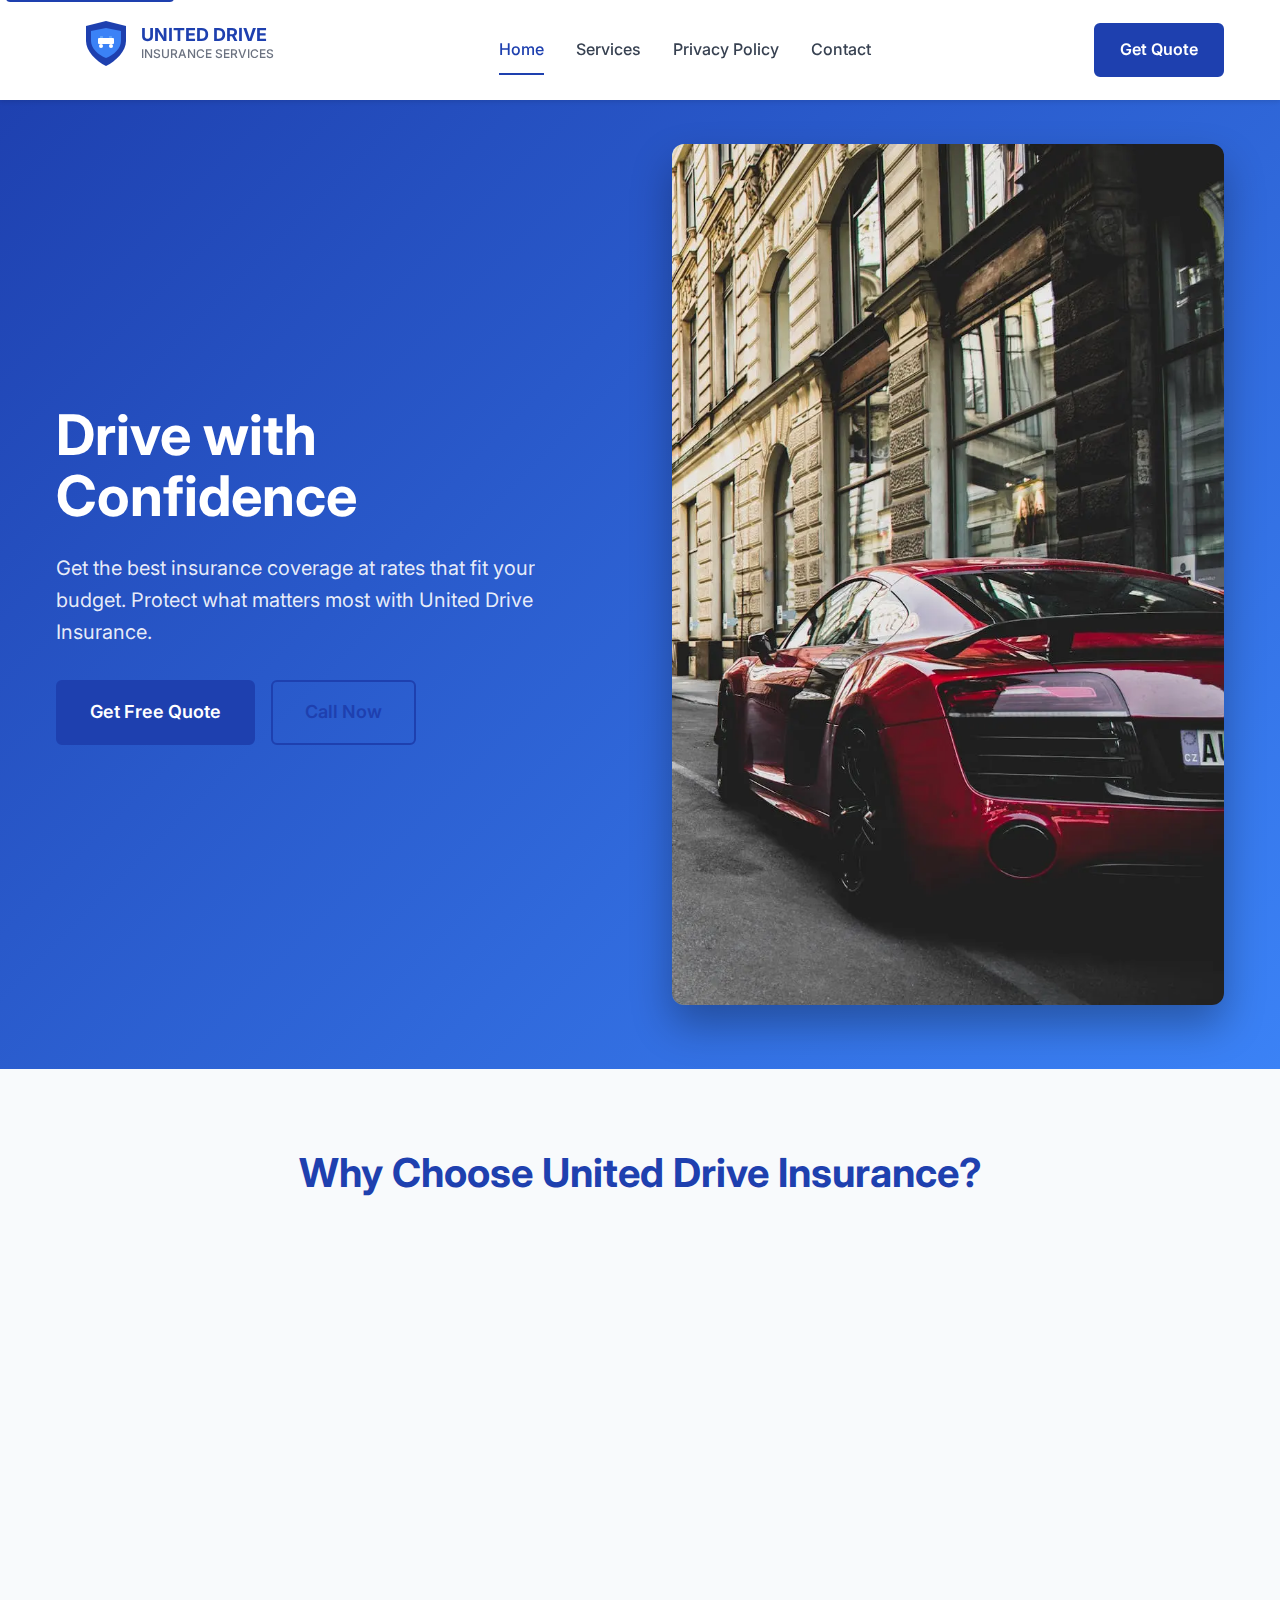
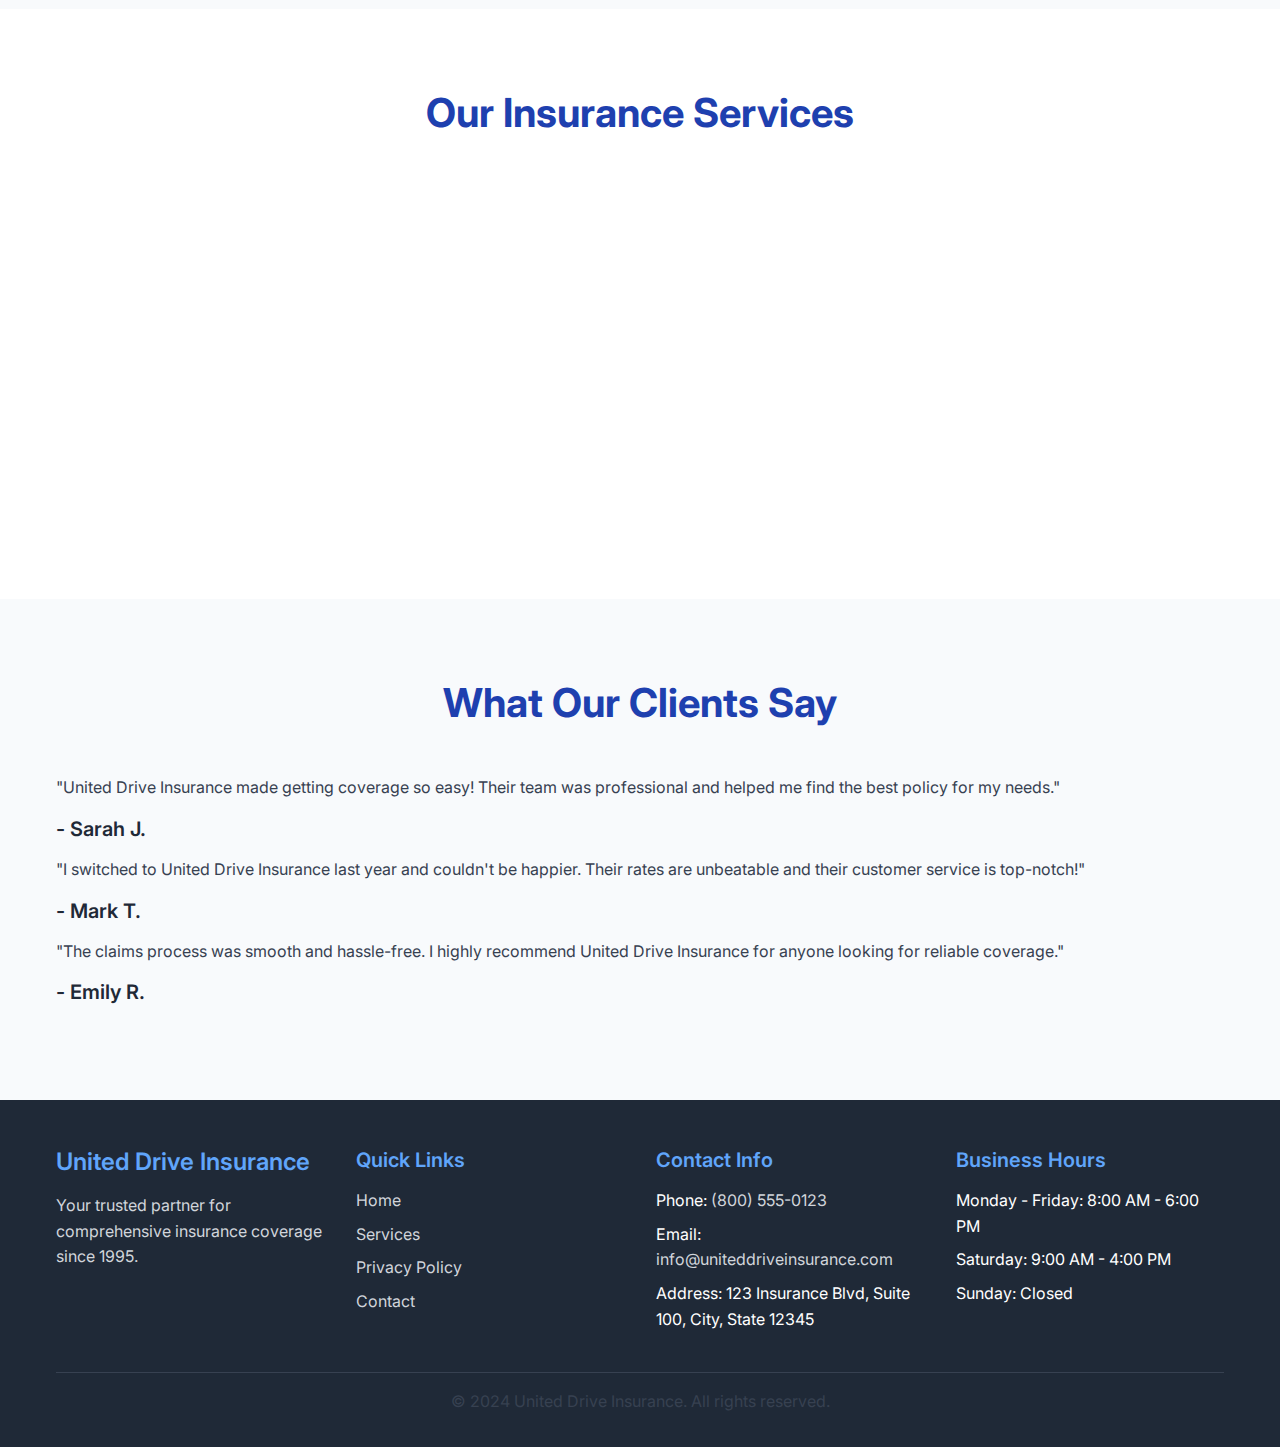
<file: index.html>
<!doctype html>
<html lang="en">
  <head>
    <meta charset="UTF-8" />
    <meta name="viewport" content="width=device-width, initial-scale=1.0" />
    <title>United Drive Insurance - Auto, Home, Renters Insurance</title>
    <meta name="description" content="Get affordable auto, home, and renters insurance with United Drive Insurance. Free quotes, low rates, and excellent coverage options." />
    <meta name="keywords" content="auto insurance, home insurance, renters insurance, car insurance, property insurance, liability coverage, insurance quotes" />
    <meta name="author" content="United Drive Insurance" />
    <meta name="robots" content="index, follow" />
    
    <!-- Canonical URL -->
    <link rel="canonical" href="https://uniteddriveinsurance.com/" />
    
    <!-- Favicon -->
    <link rel="icon" type="image/svg" href="favicon.svg" />
    
    <!-- Stylesheets -->
    <link rel="stylesheet" href="/css/styles.css" />
    <link rel="preconnect" href="https://fonts.googleapis.com">
    <link rel="preconnect" href="https://fonts.gstatic.com" crossorigin>
    <link href="https://fonts.googleapis.com/css2?family=Inter:wght@300;400;500;600;700&display=swap" rel="stylesheet">
    <link rel="preload" as="image" href="index-hero-img.webp">
    <!-- Structured Data -->
    <script type="application/ld+json">
    {
      "@context": "https://schema.org",
      "@type": "InsuranceAgency",
      "name": "United Drive Insurance",
      "description": "Comprehensive insurance services including auto, home, renters, condo, and business insurance with competitive rates and excellent coverage.",
      "url": "https://uniteddriveinsurance.com",
      "telephone": "+18005550123",
      "email": "info@uniteddriveinsurance.com",
      "address": {
        "@type": "PostalAddress",   
        "streetAddress": "123 Insurance Blvd, Suite 100",
        "addressLocality": "City",
        "addressRegion": "State",
        "postalCode": "12345",
        "addressCountry": "US"
      },
      "openingHours": [
        "Mo-Fr 08:00-18:00",
        "Sa 09:00-16:00"
      ],
      "sameAs": [
        "https://www.facebook.com/uniteddriveinsurance",
        "https://www.twitter.com/uniteddrive",
        "https://www.linkedin.com/company/united-drive-insurance"
      ],
      "hasOfferCatalog": {
        "@type": "OfferCatalog",
        "name": "Insurance Services",
        "itemListElement": [
          {
            "@type": "Offer",
            "itemOffered": {
              "@type": "Service",
              "name": "Auto Insurance",
              "description": "Comprehensive vehicle insurance coverage"
            }
          },
          {
            "@type": "Offer",
            "itemOffered": {
              "@type": "Service",
              "name": "Home Insurance",
              "description": "Homeowners insurance protection"
            }
          },
          {
            "@type": "Offer",
            "itemOffered": {
              "@type": "Service",
              "name": "Renters Insurance",
              "description": "Affordable renters insurance coverage"
            }
          }
        ]
      }
    }
    </script>
  </head>
  <body>
    <header class="header">
      <nav class="navbar">
        <div class="nav-container">
          <div class="nav-logo">
            <a href="/" aria-label="United Drive Insurance Home">
              <svg width="220" height="60" viewBox="0 0 220 60" fill="none" xmlns="http://www.w3.org/2000/svg">
                <!-- Shield background -->
                <path d="M30 10L50 5L70 10V25C70 35 60 45 50 50C40 45 30 35 30 25V10Z" fill="#1e40af"/>
                <path d="M35 15L50 12L65 15V25C65 32 58 39 50 42C42 39 35 32 35 25V15Z" fill="#3b82f6"/>
                
                <!-- Car icon in shield -->
                <rect x="42" y="22" width="16" height="6" rx="1" fill="white"/>
                <circle cx="45" cy="30" r="2" fill="white"/>
                <circle cx="55" cy="30" r="2" fill="white"/>
                <rect x="44" y="20" width="3" height="2" rx="0.5" fill="#60a5fa"/>
                <rect x="53" y="20" width="3" height="2" rx="0.5" fill="#60a5fa"/>
                
                <!-- Company name -->
                <text x="85" y="25" fill="#1e40af" font-family="Inter, sans-serif" font-size="18" font-weight="700">UNITED DRIVE</text>
                <text x="85" y="42" fill="#6b7280" font-family="Inter, sans-serif" font-size="12" font-weight="500">INSURANCE SERVICES</text>
              </svg>
            </a>
          </div>
          <ul class="nav-menu">
            <li class="nav-item">
              <a href="/" class="nav-link active">Home</a>
            </li>
            <li class="nav-item">
              <a href="/services.html" class="nav-link">Services</a>
            </li>
            <li class="nav-item">
              <a href="/privacy.html" class="nav-link">Privacy Policy</a>
            </li>
            <li class="nav-item">
              <a href="#contact" class="nav-link">Contact</a>
            </li>
          </ul>
          <div class="nav-cta">
            <a href="#quote" class="btn btn-primary">Get Quote</a>
          </div>
          <button class="nav-toggle" aria-label="Toggle navigation">
            <span class="hamburger-line"></span>
            <span class="hamburger-line"></span>
            <span class="hamburger-line"></span>
          </button>
        </div>
      </nav>
    </header>

    <main class="main-content">
      <section class="hero">
        <div class="hero-container">
          <div class="hero-content">
            <h1 class="hero-title">Drive with Confidence</h1>
            <p class="hero-subtitle">Get the best insurance coverage at rates that fit your budget. Protect what matters most with United Drive Insurance.</p>
            <div class="hero-cta">
              <a href="#quote" class="btn btn-primary btn-large">Get Free Quote</a>
              <a href="tel:+18005550123" class="btn btn-secondary btn-large">Call Now</a>
            </div>
          </div>
          <div class="hero-image">
           <img src="index-hero-img.webp" srcset="index-hero-img.webp 800w, index-hero-img.webp 400w" sizes="(max-width: 600px) 100vw, 800px" width="800" height="600" alt="Happy family with car">
          </div>
        </div>
      </section>

      <section class="benefits">
        <div class="container">
          <h2 class="section-title">Why Choose United Drive Insurance?</h2>
          <div class="benefits-grid">
            <div class="benefit-card">
              <div class="benefit-icon">
                <svg width="48" height="48" viewBox="0 0 48 48" fill="none">
                  <circle cx="24" cy="24" r="20" fill="#1e40af"/>
                  <path d="M16 24l6 6 12-12" stroke="white" stroke-width="2" stroke-linecap="round"/>
                </svg>
              </div>
              <h3>Free Windshield Replacement</h3>
              <p>Get your windshield replaced at no cost with comprehensive coverage</p>
            </div>
            <div class="benefit-card">
              <div class="benefit-icon">
                <svg width="48" height="48" viewBox="0 0 48 48" fill="none">
                  <circle cx="24" cy="24" r="20" fill="#1e40af"/>
                  <path d="M18 28l8-8 8 8" stroke="white" stroke-width="2" stroke-linecap="round"/>
                </svg>
              </div>
              <h3>Low Mileage Discount</h3>
              <p>Save up to 25% on your premium with our low mileage discount program</p>
            </div>
            <div class="benefit-card">
              <div class="benefit-icon">
                <svg width="48" height="48" viewBox="0 0 48 48" fill="none">
                  <circle cx="24" cy="24" r="20" fill="#1e40af"/>
                  <path d="M24 8v8m8-4l-8 8m8-8l-8 8" stroke="white" stroke-width="2" stroke-linecap="round"/>
                </svg>
              </div>
              <h3>24/7 Claims Support</h3>
              <p>Our dedicated claims team is available around the clock to help you</p>
            </div>
          </div>
        </div>
      </section>

      <section class="services-preview">
        <div class="container">
          <h2 class="section-title">Our Insurance Services</h2>
          <div class="services-grid">
            <article class="service-card">
              <div class="service-icon">
                <svg width="64" height="64" viewBox="0 0 64 64" fill="none">
                  <rect x="8" y="32" width="48" height="16" rx="2" fill="#1e40af"/>
                  <rect x="12" y="24" width="8" height="8" rx="1" fill="#60a5fa"/>
                  <rect x="44" y="24" width="8" height="8" rx="1" fill="#60a5fa"/>
                  <circle cx="16" cy="48" r="4" fill="#1e40af"/>
                  <circle cx="48" cy="48" r="4" fill="#1e40af"/>
                </svg>
              </div>
              <h3>Auto Insurance</h3>
              <p>Comprehensive coverage for your vehicle with competitive rates and excellent customer service.</p>
              <a href="/services.html#auto" class="service-link">Learn More</a>
            </article>
            <article class="service-card">
              <div class="service-icon">
                <svg width="64" height="64" viewBox="0 0 64 64" fill="none">
                  <rect x="16" y="20" width="32" height="28" rx="2" fill="#1e40af"/>
                  <rect x="20" y="24" width="8" height="8" rx="1" fill="#60a5fa"/>
                  <rect x="36" y="24" width="8" height="8" rx="1" fill="#60a5fa"/>
                  <rect x="28" y="36" width="8" height="8" rx="1" fill="#60a5fa"/>
                  <path d="M32 12L16 20h32L32 12z" fill="#1e40af"/>
                </svg>
              </div>
              <h3>Homeowners Insurance</h3>
              <p>Protect your home and belongings with our comprehensive homeowners insurance policies.</p>
              <a href="/services.html#home" class="service-link">Learn More</a>
            </article>
            <article class="service-card">
              <div class="service-icon">
                <svg width="64" height="64" viewBox="0 0 64 64" fill="none">
                  <rect x="12" y="16" width="40" height="32" rx="2" fill="#1e40af"/>
                  <rect x="16" y="20" width="12" height="8" rx="1" fill="#60a5fa"/>
                  <rect x="36" y="20" width="12" height="8" rx="1" fill="#60a5fa"/>
                  <rect x="16" y="32" width="12" height="8" rx="1" fill="#60a5fa"/>
                  <rect x="36" y="32" width="12" height="8" rx="1" fill="#60a5fa"/>
                </svg>
              </div>
              <h3>Renters Insurance</h3>
              <p>Affordable protection for your personal belongings and liability coverage for renters.</p>
              <a href="/services.html#renters" class="service-link">Learn More</a>
            </article>
          </div>
        </div>
      </section>

      <section class="testimonials">
        <div class="container">
          <h2 class="section-title">What Our Clients Say</h2>
          <div class="testimonial-slider">
            <div class="testimonial-card">
              <p>"United Drive Insurance made getting coverage so easy! Their team was professional and helped me find the best policy for my needs."</p>
              <h4>- Sarah J.</h4>
            </div>
            <div class="testimonial-card">
              <p>"I switched to United Drive Insurance last year and couldn't be happier. Their rates are unbeatable and their customer service is top-notch!"</p>
              <h4>- Mark T.</h4>
            </div>
            <div class="testimonial-card">
              <p>"The claims process was smooth and hassle-free. I highly recommend United Drive Insurance for anyone looking for reliable coverage."</p>
              <h4>- Emily R.</h4>
            </div>
          </div>
        </div>
      </section>

    </main>

    <footer class="footer" id="contact">
      <div class="container">
        <div class="footer-content">
          <div class="footer-section">
            <h3>United Drive Insurance</h3>
            <p>Your trusted partner for comprehensive insurance coverage since 1995.</p>
          </div>
          <div class="footer-section">
            <h4>Quick Links</h4>
            <ul>
              <li><a href="/">Home</a></li>
              <li><a href="/services.html">Services</a></li>
              <li><a href="/privacy.html">Privacy Policy</a></li>
              <li><a href="#contact">Contact</a></li>
            </ul>
          </div>
          <div class="footer-section">
            <h4>Contact Info</h4>
            <ul>
              <li>Phone: <a href="tel:+18005550123">(800) 555-0123</a></li>
              <li>Email: <a href="mailto:info@uniteddriveinsurance.com">info@uniteddriveinsurance.com</a></li>
              <li>Address: 123 Insurance Blvd, Suite 100, City, State 12345</li>
            </ul>
          </div>
          <div class="footer-section">
            <h4>Business Hours</h4>
            <ul>
              <li>Monday - Friday: 8:00 AM - 6:00 PM</li>
              <li>Saturday: 9:00 AM - 4:00 PM</li>
              <li>Sunday: Closed</li>
            </ul>
          </div>
        </div>
        <div class="footer-bottom">
          <p>&copy; 2024 United Drive Insurance. All rights reserved.</p>
        </div>
      </div>
    </footer>

    <script src="/js/main.js" defer></script>
  </body>
</html>
</file>
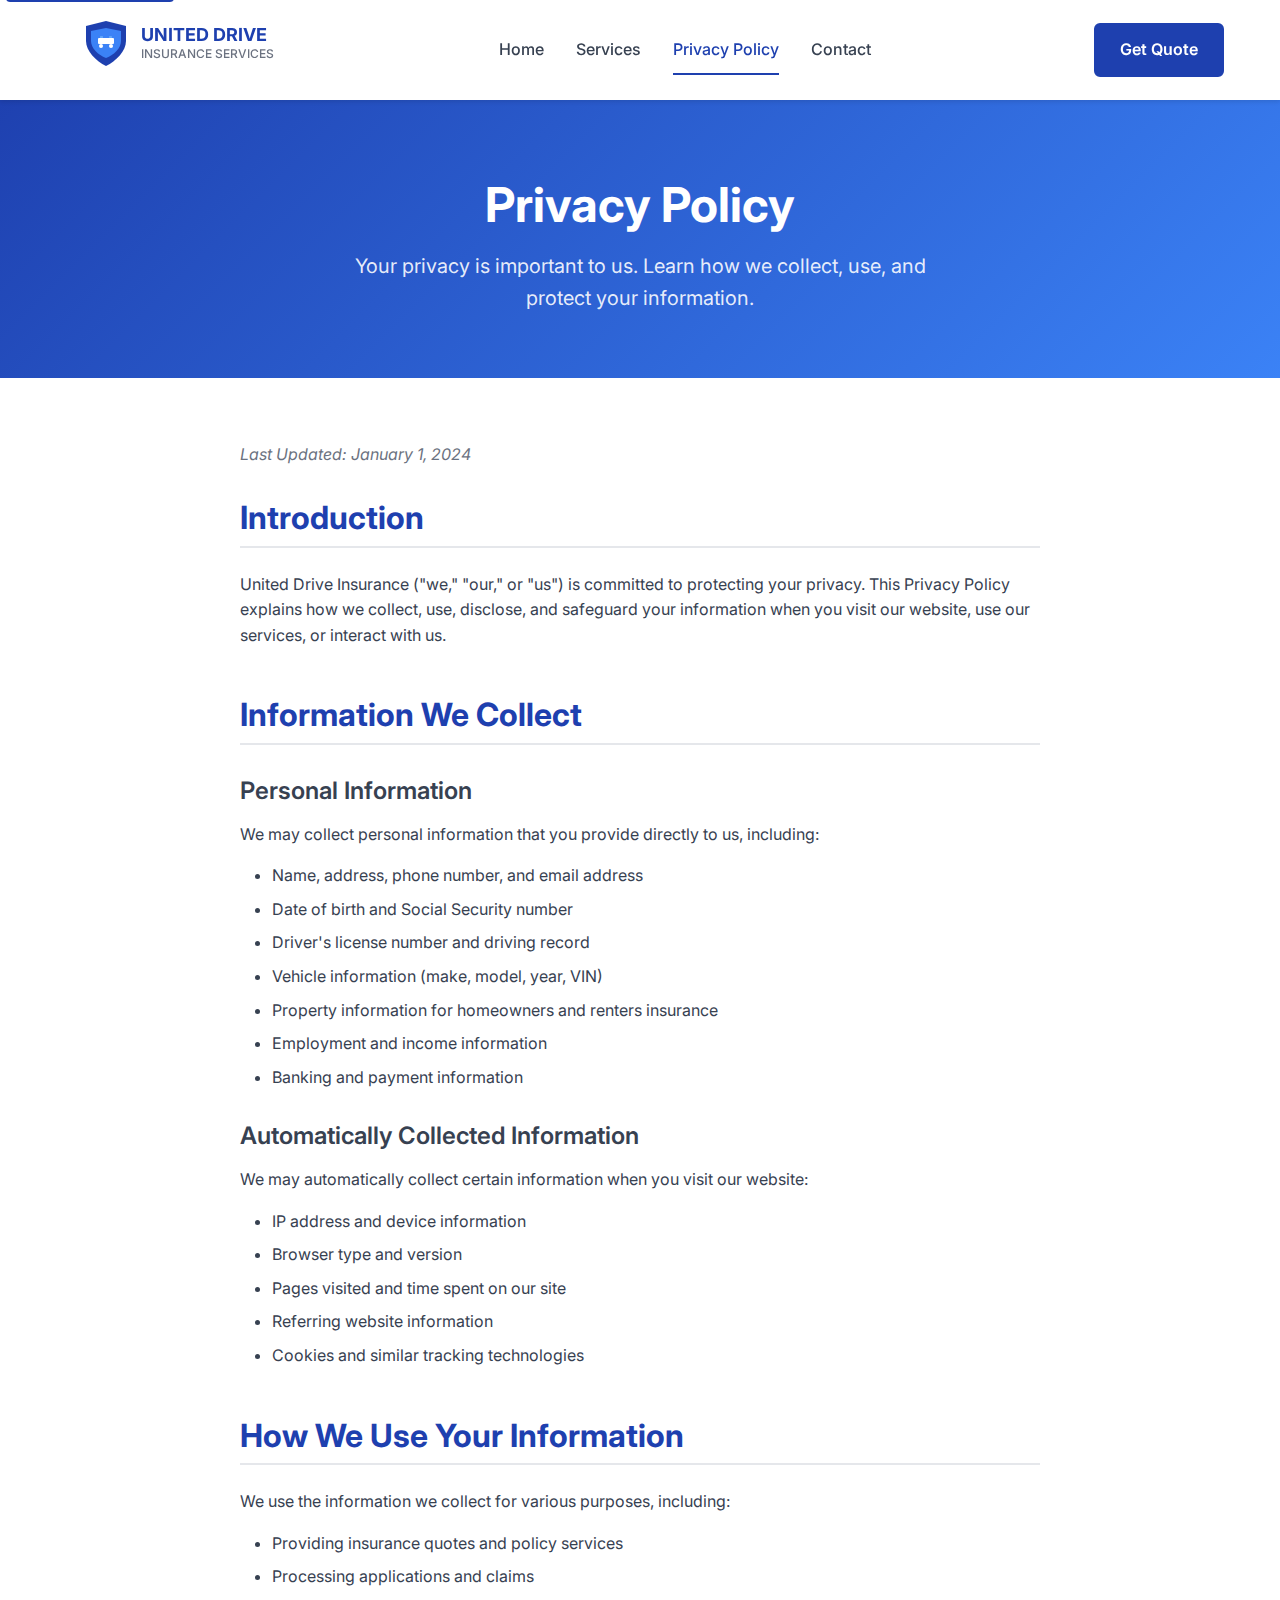
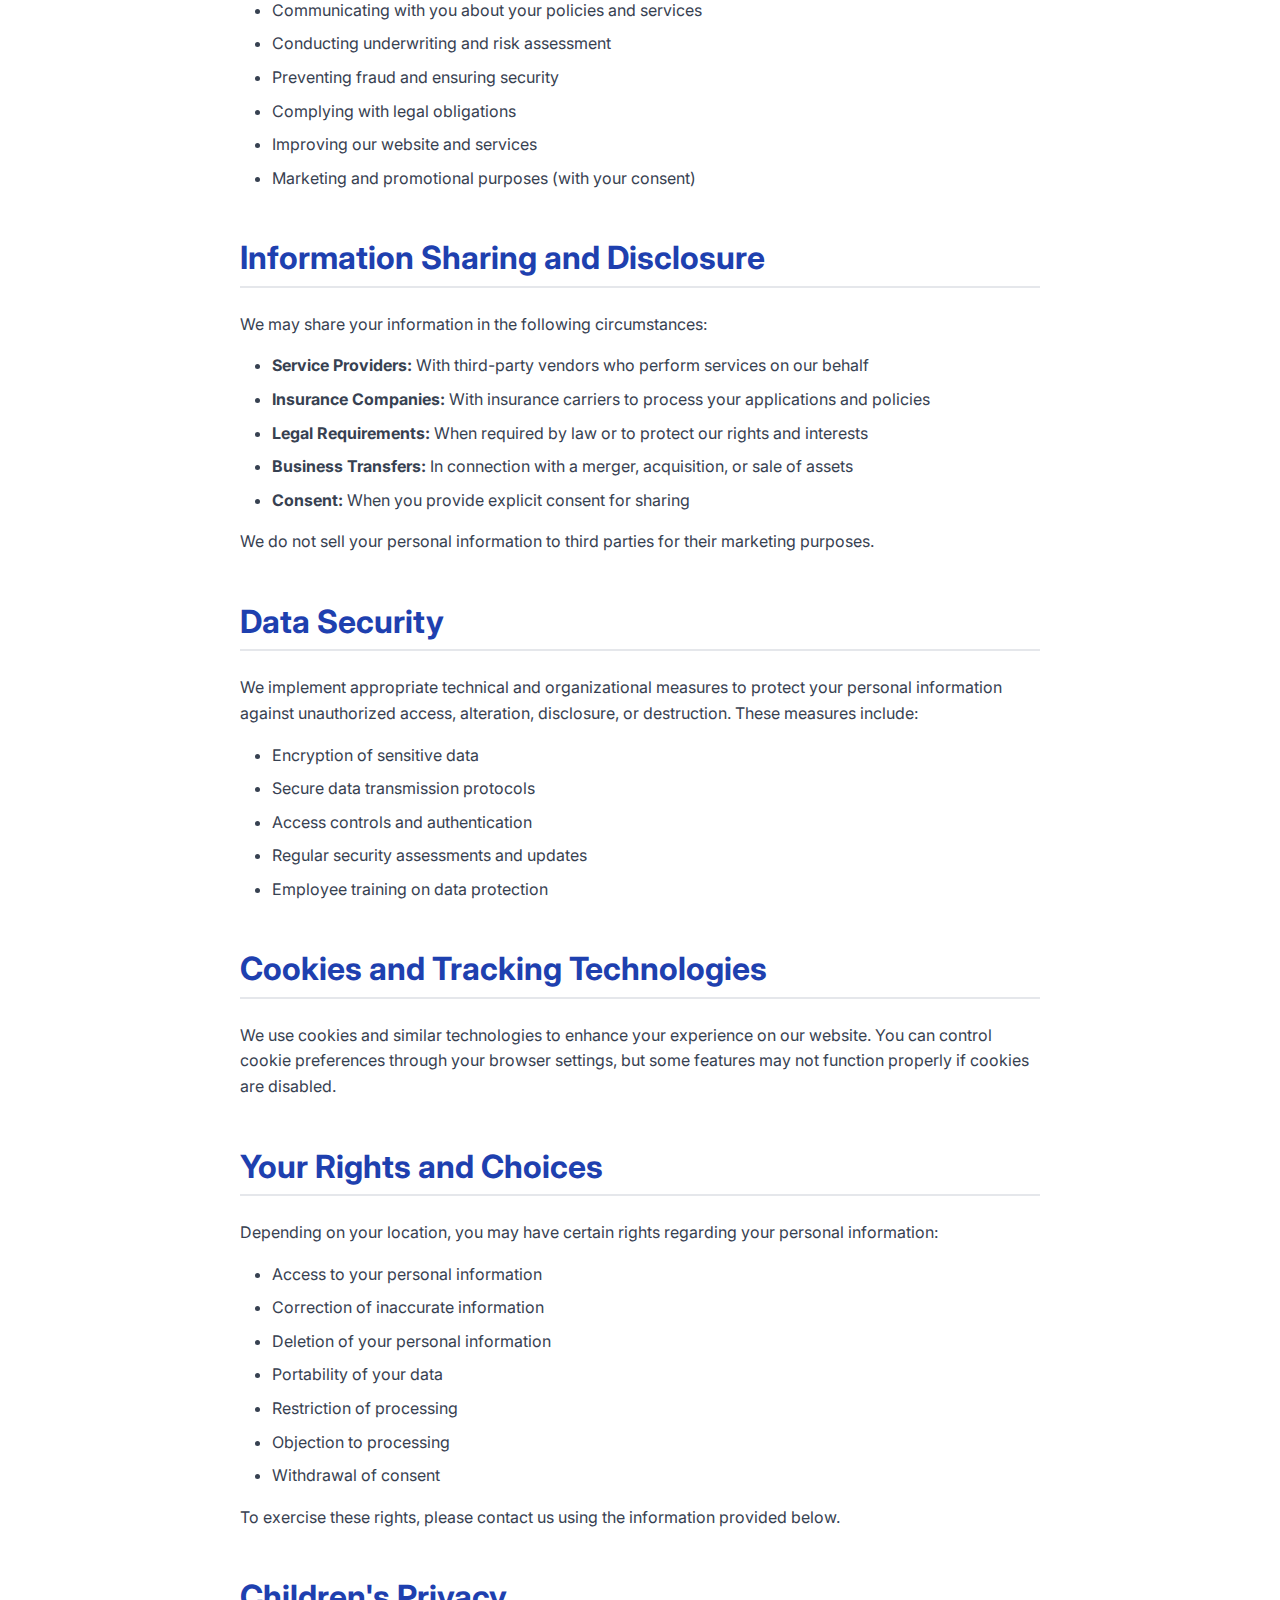
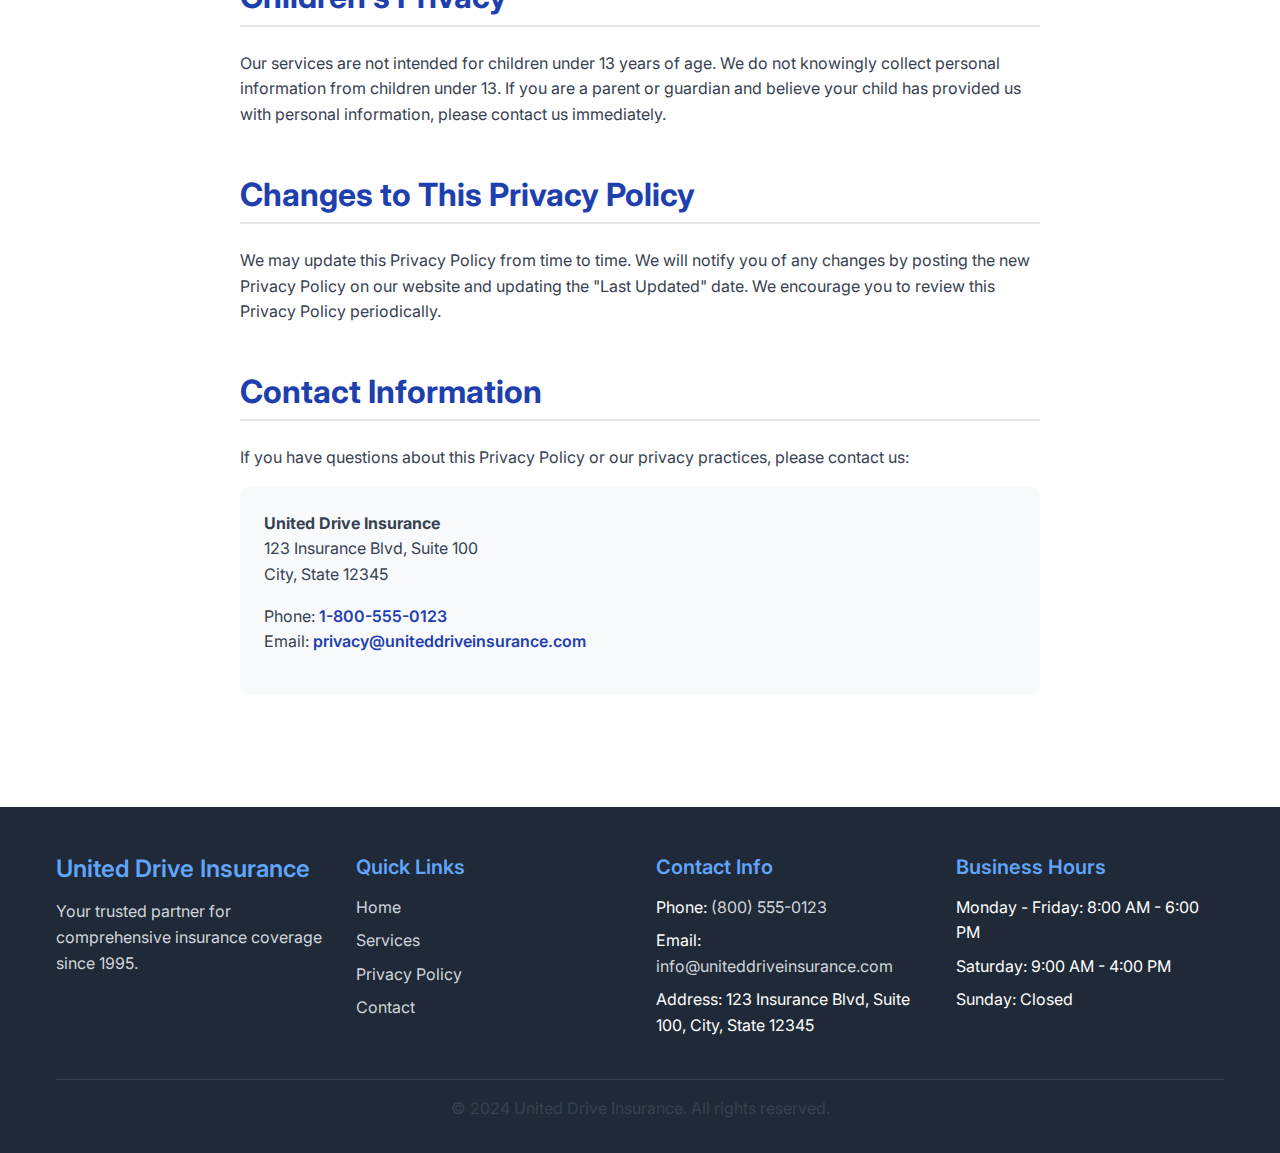
<file: privacy.html>
<!doctype html>
<html lang="en">
  <head>
    <meta charset="UTF-8" />
    <meta name="viewport" content="width=device-width, initial-scale=1.0" />
    <title>Privacy Policy - United Drive Insurance</title>
    <meta name="description" content="Learn how United Drive Insurance collects, uses, and protects your personal information. Read our comprehensive privacy policy." />
    <meta name="keywords" content="privacy policy, data protection, personal information, United Drive Insurance, privacy rights" />
    <meta name="author" content="United Drive Insurance" />
    <meta name="robots" content="index, follow" />

    <!-- Canonical URL -->
    <link rel="canonical" href="https://uniteddriveinsurance.com/privacy.html" />
    
    <link rel="icon" type="image/svg+xml" href="/favicon.svg" />
    <link rel="stylesheet" href="/css/styles.css" />
    <link rel="preconnect" href="https://fonts.googleapis.com">
    <link rel="preconnect" href="https://fonts.gstatic.com" crossorigin>
    <link href="https://fonts.googleapis.com/css2?family=Inter:wght@300;400;500;600;700&display=swap" rel="stylesheet">
  </head>
  <body>
    <header class="header">
      <nav class="navbar">
        <div class="nav-container">
          <div class="nav-logo">
            <a href="/" aria-label="United Drive Insurance Home">
              <svg width="220" height="60" viewBox="0 0 220 60" fill="none" xmlns="http://www.w3.org/2000/svg">
                <!-- Shield background -->
                <path d="M30 10L50 5L70 10V25C70 35 60 45 50 50C40 45 30 35 30 25V10Z" fill="#1e40af"/>
                <path d="M35 15L50 12L65 15V25C65 32 58 39 50 42C42 39 35 32 35 25V15Z" fill="#3b82f6"/>
                
                <!-- Car icon in shield -->
                <rect x="42" y="22" width="16" height="6" rx="1" fill="white"/>
                <circle cx="45" cy="30" r="2" fill="white"/>
                <circle cx="55" cy="30" r="2" fill="white"/>
                <rect x="44" y="20" width="3" height="2" rx="0.5" fill="#60a5fa"/>
                <rect x="53" y="20" width="3" height="2" rx="0.5" fill="#60a5fa"/>
                
                <!-- Company name -->
                <text x="85" y="25" fill="#1e40af" font-family="Inter, sans-serif" font-size="18" font-weight="700">UNITED DRIVE</text>
                <text x="85" y="42" fill="#6b7280" font-family="Inter, sans-serif" font-size="12" font-weight="500">INSURANCE SERVICES</text>
              </svg>
            </a>
          </div>
          <ul class="nav-menu">
            <li class="nav-item">
              <a href="/" class="nav-link">Home</a>
            </li>
            <li class="nav-item">
              <a href="/services.html" class="nav-link">Services</a>
            </li>
            <li class="nav-item">
              <a href="/privacy.html" class="nav-link active">Privacy Policy</a>
            </li>
            <li class="nav-item">
              <a href="#contact" class="nav-link">Contact</a>
            </li>
          </ul>
          <div class="nav-cta">
            <a href="/#quote" class="btn btn-primary">Get Quote</a>
          </div>
          <button class="nav-toggle" aria-label="Toggle navigation">
            <span class="hamburger-line"></span>
            <span class="hamburger-line"></span>
            <span class="hamburger-line"></span>
          </button>
        </div>
      </nav>
    </header>

    <main class="main-content">
      <section class="page-hero">
        <div class="container">
          <h1 class="page-title">Privacy Policy</h1>
          <p class="page-subtitle">Your privacy is important to us. Learn how we collect, use, and protect your information.</p>
        </div>
      </section>

      <section class="privacy-content">
        <div class="container">
          <div class="privacy-text">
            <p class="last-updated">Last Updated: January 1, 2024</p>
            
            <article class="privacy-section">
              <h2>Introduction</h2>
              <p>United Drive Insurance ("we," "our," or "us") is committed to protecting your privacy. This Privacy Policy explains how we collect, use, disclose, and safeguard your information when you visit our website, use our services, or interact with us.</p>
            </article>

            <article class="privacy-section">
              <h2>Information We Collect</h2>
              <h3>Personal Information</h3>
              <p>We may collect personal information that you provide directly to us, including:</p>
              <ul>
                <li>Name, address, phone number, and email address</li>
                <li>Date of birth and Social Security number</li>
                <li>Driver's license number and driving record</li>
                <li>Vehicle information (make, model, year, VIN)</li>
                <li>Property information for homeowners and renters insurance</li>
                <li>Employment and income information</li>
                <li>Banking and payment information</li>
              </ul>

              <h3>Automatically Collected Information</h3>
              <p>We may automatically collect certain information when you visit our website:</p>
              <ul>
                <li>IP address and device information</li>
                <li>Browser type and version</li>
                <li>Pages visited and time spent on our site</li>
                <li>Referring website information</li>
                <li>Cookies and similar tracking technologies</li>
              </ul>
            </article>

            <article class="privacy-section">
              <h2>How We Use Your Information</h2>
              <p>We use the information we collect for various purposes, including:</p>
              <ul>
                <li>Providing insurance quotes and policy services</li>
                <li>Processing applications and claims</li>
                <li>Communicating with you about your policies and services</li>
                <li>Conducting underwriting and risk assessment</li>
                <li>Preventing fraud and ensuring security</li>
                <li>Complying with legal obligations</li>
                <li>Improving our website and services</li>
                <li>Marketing and promotional purposes (with your consent)</li>
              </ul>
            </article>

            <article class="privacy-section">
              <h2>Information Sharing and Disclosure</h2>
              <p>We may share your information in the following circumstances:</p>
              <ul>
                <li><strong>Service Providers:</strong> With third-party vendors who perform services on our behalf</li>
                <li><strong>Insurance Companies:</strong> With insurance carriers to process your applications and policies</li>
                <li><strong>Legal Requirements:</strong> When required by law or to protect our rights and interests</li>
                <li><strong>Business Transfers:</strong> In connection with a merger, acquisition, or sale of assets</li>
                <li><strong>Consent:</strong> When you provide explicit consent for sharing</li>
              </ul>
              <p>We do not sell your personal information to third parties for their marketing purposes.</p>
            </article>

            <article class="privacy-section">
              <h2>Data Security</h2>
              <p>We implement appropriate technical and organizational measures to protect your personal information against unauthorized access, alteration, disclosure, or destruction. These measures include:</p>
              <ul>
                <li>Encryption of sensitive data</li>
                <li>Secure data transmission protocols</li>
                <li>Access controls and authentication</li>
                <li>Regular security assessments and updates</li>
                <li>Employee training on data protection</li>
              </ul>
            </article>

            <article class="privacy-section">
              <h2>Cookies and Tracking Technologies</h2>
              <p>We use cookies and similar technologies to enhance your experience on our website. You can control cookie preferences through your browser settings, but some features may not function properly if cookies are disabled.</p>
            </article>

            <article class="privacy-section">
              <h2>Your Rights and Choices</h2>
              <p>Depending on your location, you may have certain rights regarding your personal information:</p>
              <ul>
                <li>Access to your personal information</li>
                <li>Correction of inaccurate information</li>
                <li>Deletion of your personal information</li>
                <li>Portability of your data</li>
                <li>Restriction of processing</li>
                <li>Objection to processing</li>
                <li>Withdrawal of consent</li>
              </ul>
              <p>To exercise these rights, please contact us using the information provided below.</p>
            </article>

            <article class="privacy-section">
              <h2>Children's Privacy</h2>
              <p>Our services are not intended for children under 13 years of age. We do not knowingly collect personal information from children under 13. If you are a parent or guardian and believe your child has provided us with personal information, please contact us immediately.</p>
            </article>

            <article class="privacy-section">
              <h2>Changes to This Privacy Policy</h2>
              <p>We may update this Privacy Policy from time to time. We will notify you of any changes by posting the new Privacy Policy on our website and updating the "Last Updated" date. We encourage you to review this Privacy Policy periodically.</p>
            </article>

            <article class="privacy-section">
              <h2>Contact Information</h2>
              <p>If you have questions about this Privacy Policy or our privacy practices, please contact us:</p>
              <div class="contact-info">
                <p><strong>United Drive Insurance</strong><br>
                123 Insurance Blvd, Suite 100<br>
                City, State 12345</p>
                <p>Phone: <a href="tel:1-800-555-0123">1-800-555-0123</a><br>
                Email: <a href="mailto:privacy@uniteddriveinsurance.com">privacy@uniteddriveinsurance.com</a></p>
              </div>
            </article>
          </div>
        </div>
      </section>
    </main>

    <footer class="footer" id="contact">
      <div class="container">
        <div class="footer-content">
          <div class="footer-section">
            <h3>United Drive Insurance</h3>
            <p>Your trusted partner for comprehensive insurance coverage since 1995.</p>
          </div>
          <div class="footer-section">
            <h4>Quick Links</h4>
            <ul>
              <li><a href="/">Home</a></li>
              <li><a href="/services.html">Services</a></li>
              <li><a href="/privacy.html">Privacy Policy</a></li>
              <li><a href="#contact">Contact</a></li>
            </ul>
          </div>
          <div class="footer-section">
            <h4>Contact Info</h4>
            <ul>
              <li>Phone: <a href="tel:+18005550123">(800) 555-0123</a></li>
              <li>Email: <a href="mailto:info@uniteddriveinsurance.com">info@uniteddriveinsurance.com</a></li>
              <li>Address: 123 Insurance Blvd, Suite 100, City, State 12345</li>
            </ul>
          </div>
          <div class="footer-section">
            <h4>Business Hours</h4>
            <ul>
              <li>Monday - Friday: 8:00 AM - 6:00 PM</li>
              <li>Saturday: 9:00 AM - 4:00 PM</li>
              <li>Sunday: Closed</li>
            </ul>
          </div>
        </div>
        <div class="footer-bottom">
          <p>&copy; 2024 United Drive Insurance. All rights reserved.</p>
        </div>
      </div>
    </footer>

    <script src="/js/main.js"></script>
  </body>
</html>
</file>
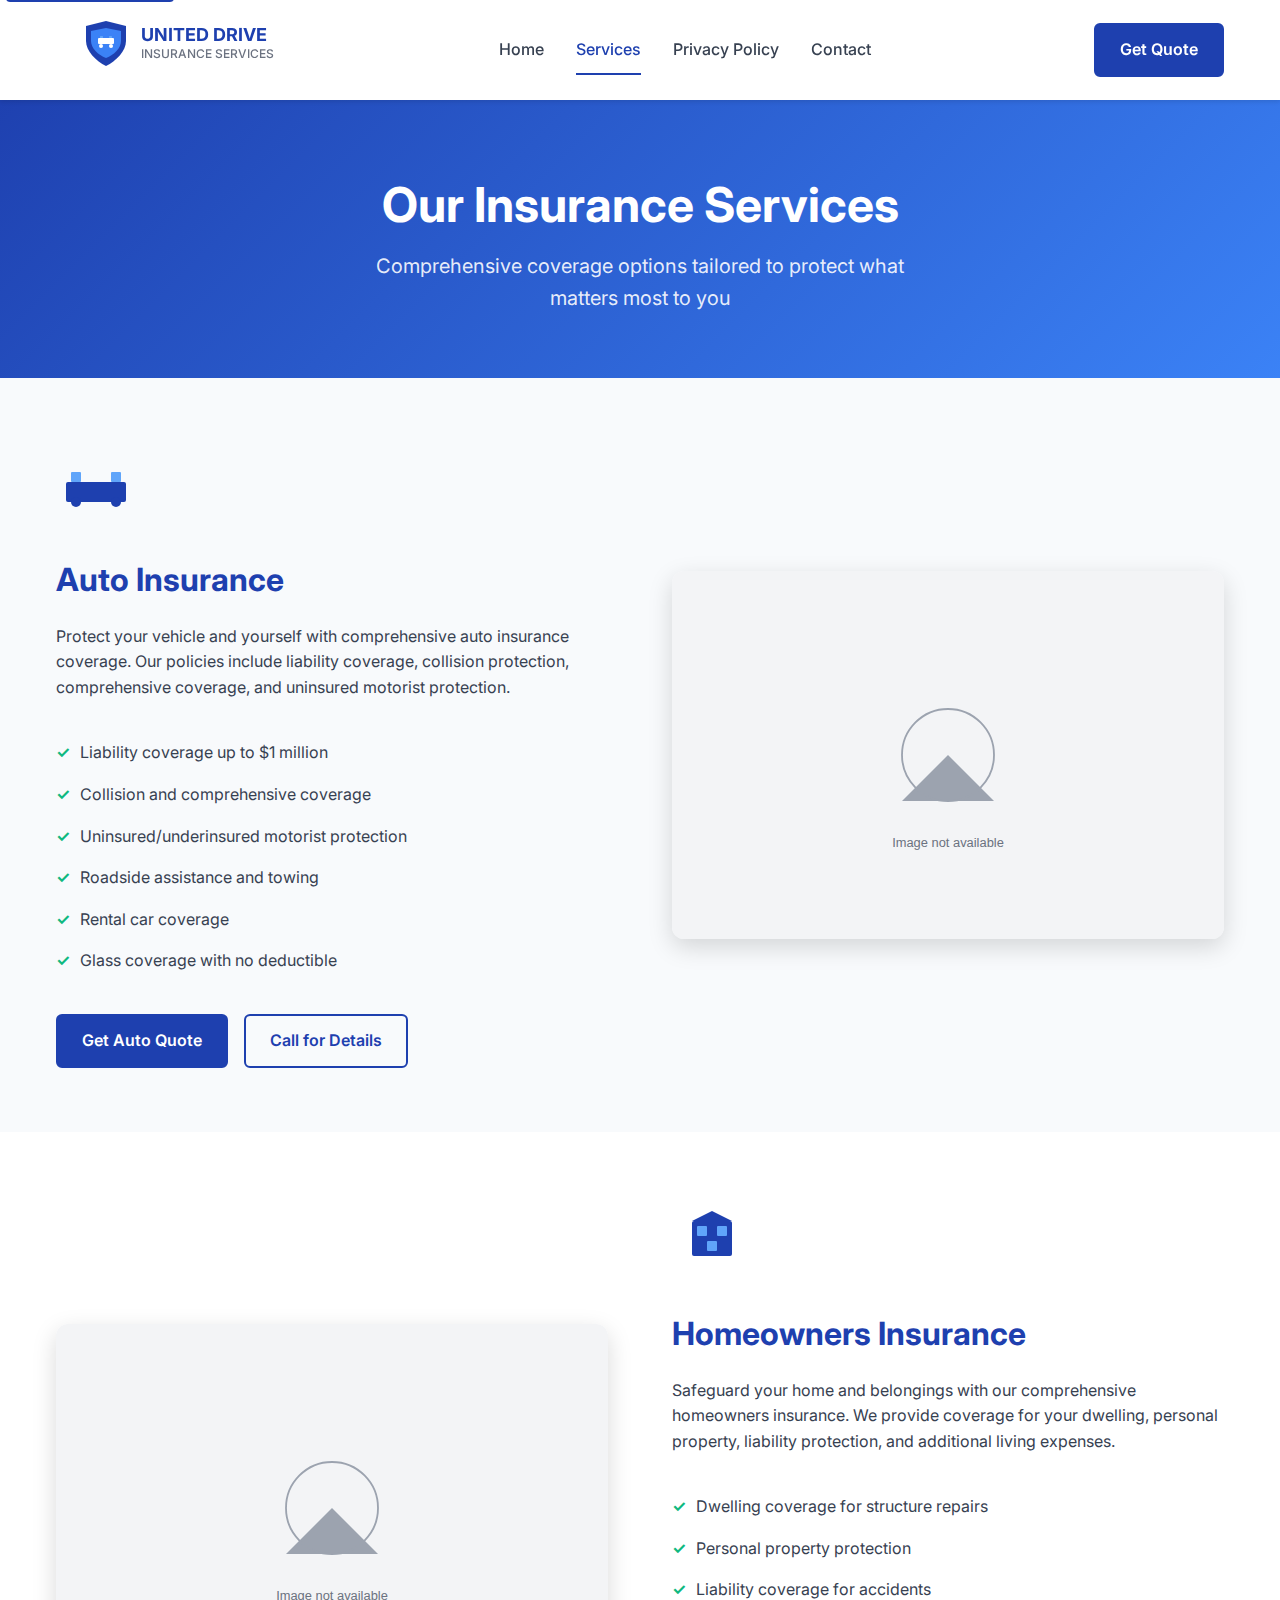
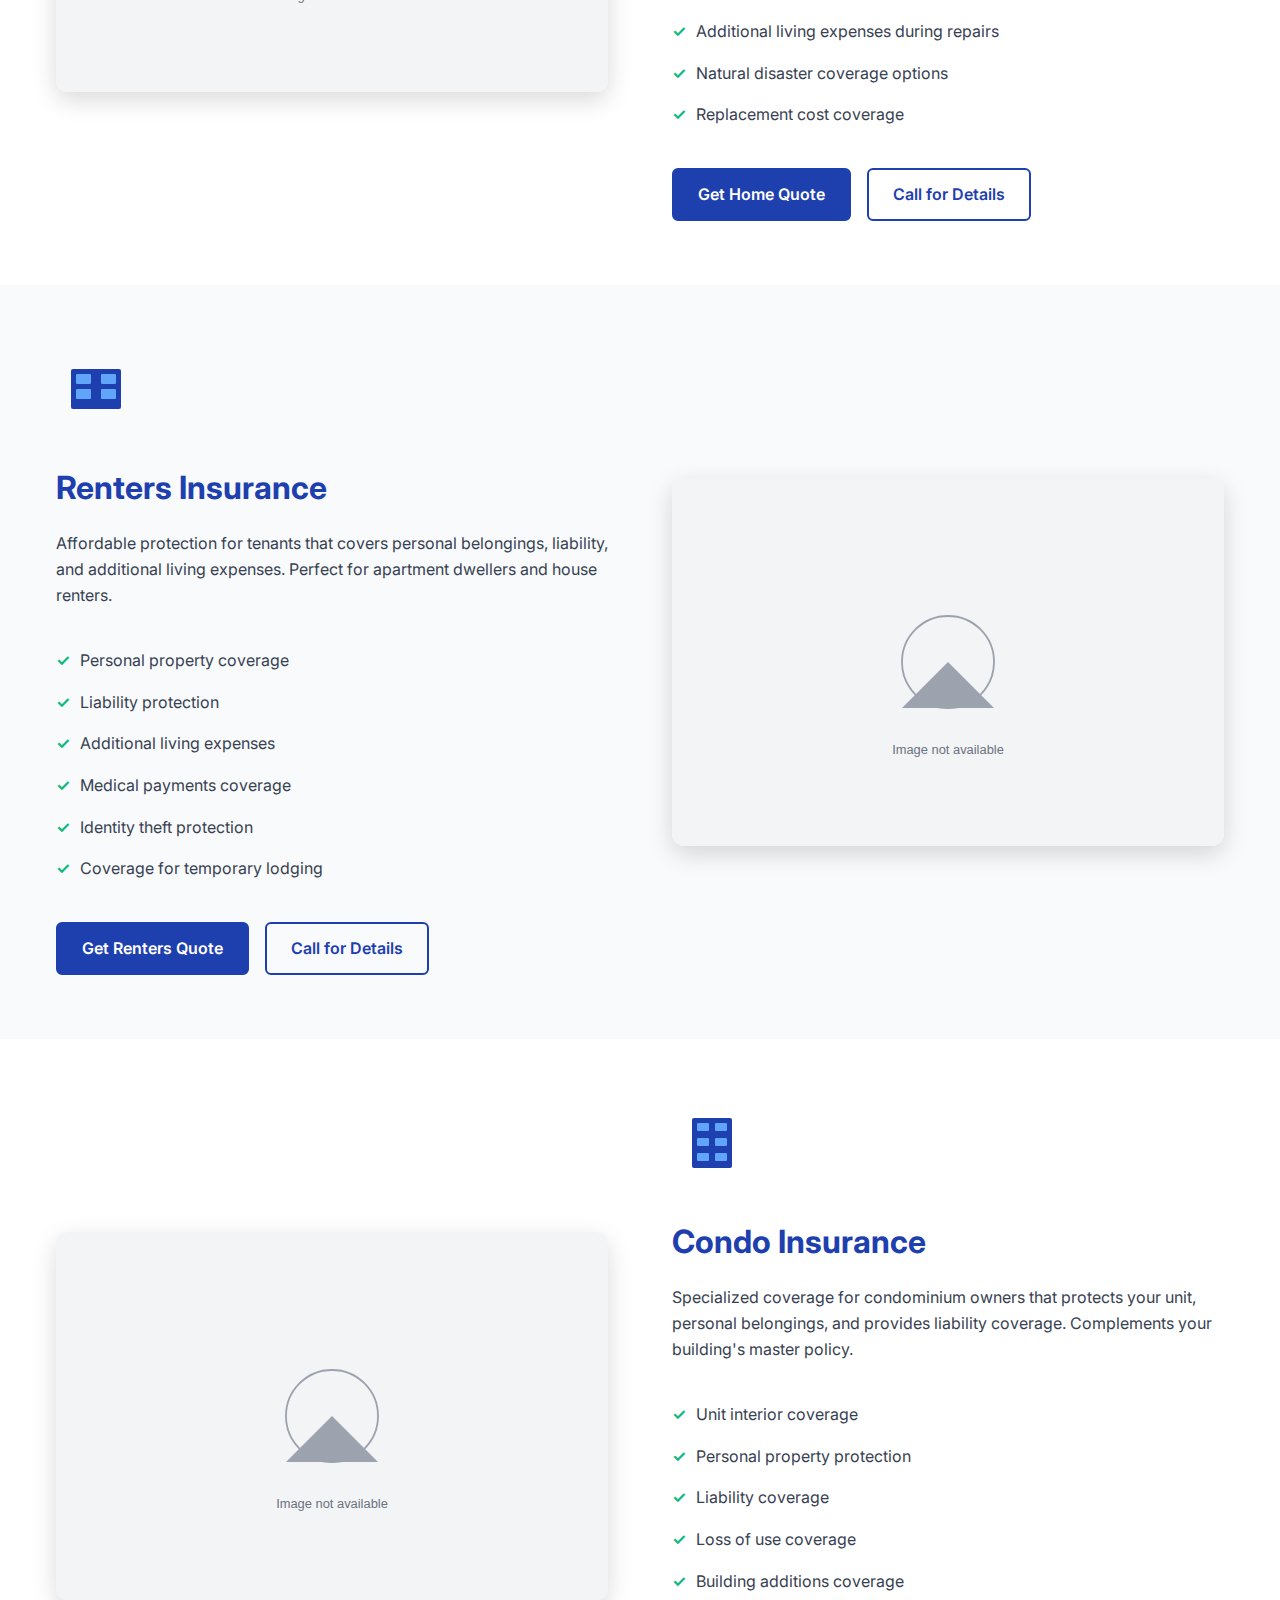
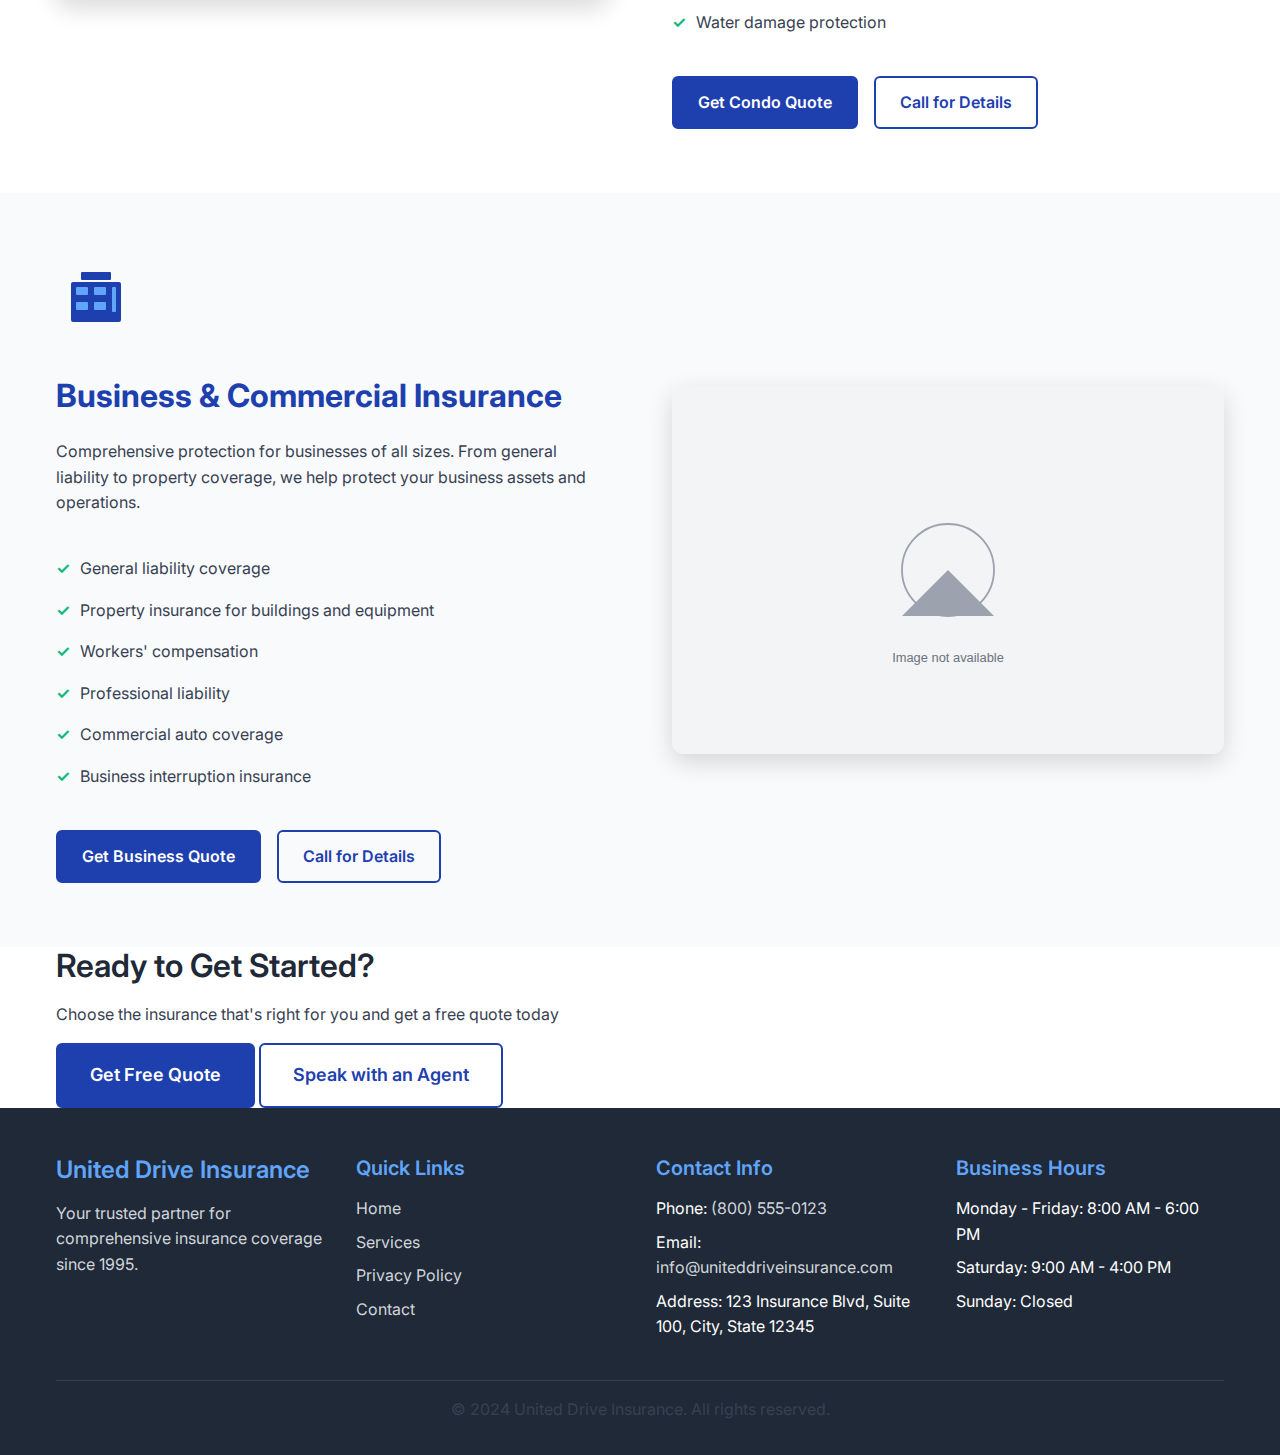
<file: services.html>
<!doctype html>
<html lang="en">
  <head>
    <meta charset="UTF-8" />
    <meta name="viewport" content="width=device-width, initial-scale=1.0" />
    <title>Insurance Services - United Drive Insurance</title>
    <meta name="description" content="Comprehensive insurance services including auto, home, renters, condo, and business insurance with competitive rates and excellent coverage." />
    <meta name="keywords" content="auto insurance, home insurance, renters insurance, condo insurance, business insurance, commercial insurance, liability coverage" />
    <meta name="author" content="United Drive Insurance" />
    <meta name="robots" content="index, follow" />

    <!-- Canonical URL -->
    <link rel="canonical" href="https://uniteddriveinsurance.com/services.html" />
    
    <link rel="icon" type="image/svg+xml" href="/favicon.svg" />
    <link rel="stylesheet" href="/css/styles.css" />
    <link rel="preconnect" href="https://fonts.googleapis.com">
    <link rel="preconnect" href="https://fonts.gstatic.com" crossorigin>
    <link href="https://fonts.googleapis.com/css2?family=Inter:wght@300;400;500;600;700&display=swap" rel="stylesheet">
  </head>
  <body>
    <header class="header">
      <nav class="navbar">
        <div class="nav-container">
          <div class="nav-logo">
            <a href="/" aria-label="United Drive Insurance Home">
              <svg width="220" height="60" viewBox="0 0 220 60" fill="none" xmlns="http://www.w3.org/2000/svg">
                <!-- Shield background -->
                <path d="M30 10L50 5L70 10V25C70 35 60 45 50 50C40 45 30 35 30 25V10Z" fill="#1e40af"/>
                <path d="M35 15L50 12L65 15V25C65 32 58 39 50 42C42 39 35 32 35 25V15Z" fill="#3b82f6"/>
                
                <!-- Car icon in shield -->
                <rect x="42" y="22" width="16" height="6" rx="1" fill="white"/>
                <circle cx="45" cy="30" r="2" fill="white"/>
                <circle cx="55" cy="30" r="2" fill="white"/>
                <rect x="44" y="20" width="3" height="2" rx="0.5" fill="#60a5fa"/>
                <rect x="53" y="20" width="3" height="2" rx="0.5" fill="#60a5fa"/>
                
                <!-- Company name -->
                <text x="85" y="25" fill="#1e40af" font-family="Inter, sans-serif" font-size="18" font-weight="700">UNITED DRIVE</text>
                <text x="85" y="42" fill="#6b7280" font-family="Inter, sans-serif" font-size="12" font-weight="500">INSURANCE SERVICES</text>
              </svg>
            </a>
          </div>
          <ul class="nav-menu">
            <li class="nav-item">
              <a href="/" class="nav-link">Home</a>
            </li>
            <li class="nav-item">
              <a href="/services.html" class="nav-link active">Services</a>
            </li>
            <li class="nav-item">
              <a href="/privacy.html" class="nav-link">Privacy Policy</a>
            </li>
            <li class="nav-item">
              <a href="#contact" class="nav-link">Contact</a>
            </li>
          </ul>
          <div class="nav-cta">
            <a href="/#quote" class="btn btn-primary">Get Quote</a>
          </div>
          <button class="nav-toggle" aria-label="Toggle navigation">
            <span class="hamburger-line"></span>
            <span class="hamburger-line"></span>
            <span class="hamburger-line"></span>
          </button>
        </div>
      </nav>
    </header>

    <main class="main-content">
      <section class="page-hero">
        <div class="container">
          <h1 class="page-title">Our Insurance Services</h1>
          <p class="page-subtitle">Comprehensive coverage options tailored to protect what matters most to you</p>
        </div>
      </section>

      <section class="service-detail" id="auto">
        <div class="container">
          <div class="service-content">
            <div class="service-info">
              <div class="service-icon-large">
                <svg width="80" height="80" viewBox="0 0 80 80" fill="none">
                  <rect x="10" y="40" width="60" height="20" rx="2" fill="#1e40af"/>
                  <rect x="15" y="30" width="10" height="10" rx="1" fill="#60a5fa"/>
                  <rect x="55" y="30" width="10" height="10" rx="1" fill="#60a5fa"/>
                  <circle cx="20" cy="60" r="5" fill="#1e40af"/>
                  <circle cx="60" cy="60" r="5" fill="#1e40af"/>
                </svg>
              </div>
              <h2>Auto Insurance</h2>
              <p>Protect your vehicle and yourself with comprehensive auto insurance coverage. Our policies include liability coverage, collision protection, comprehensive coverage, and uninsured motorist protection.</p>
              <ul class="service-features">
                <li>Liability coverage up to $1 million</li>
                <li>Collision and comprehensive coverage</li>
                <li>Uninsured/underinsured motorist protection</li>
                <li>Roadside assistance and towing</li>
                <li>Rental car coverage</li>
                <li>Glass coverage with no deductible</li>
              </ul>
              <div class="service-cta">
                <a href="/#quote" class="btn btn-primary">Get Auto Quote</a>
                <a href="tel:1-800-555-0123" class="btn btn-secondary">Call for Details</a>
              </div>
            </div>
            <div class="service-image">
              <img src="https://images.pexels.com/photos/1409999/pexels-photo-1409999.jpeg?auto=compress&cs=tinysrgb&w=600" alt="Car insurance coverage" loading="lazy" width="600" height="400" />
            </div>
          </div>
        </div>
      </section>

      <section class="service-detail" id="home">
        <div class="container">
          <div class="service-content reverse">
            <div class="service-info">
              <div class="service-icon-large">
                <svg width="80" height="80" viewBox="0 0 80 80" fill="none">
                  <rect x="20" y="25" width="40" height="35" rx="2" fill="#1e40af"/>
                  <rect x="25" y="30" width="10" height="10" rx="1" fill="#60a5fa"/>
                  <rect x="45" y="30" width="10" height="10" rx="1" fill="#60a5fa"/>
                  <rect x="35" y="45" width="10" height="10" rx="1" fill="#60a5fa"/>
                  <path d="M40 15L20 25h40L40 15z" fill="#1e40af"/>
                </svg>
              </div>
              <h2>Homeowners Insurance</h2>
              <p>Safeguard your home and belongings with our comprehensive homeowners insurance. We provide coverage for your dwelling, personal property, liability protection, and additional living expenses.</p>
              <ul class="service-features">
                <li>Dwelling coverage for structure repairs</li>
                <li>Personal property protection</li>
                <li>Liability coverage for accidents</li>
                <li>Additional living expenses during repairs</li>
                <li>Natural disaster coverage options</li>
                <li>Replacement cost coverage</li>
              </ul>
              <div class="service-cta">
                <a href="/#quote" class="btn btn-primary">Get Home Quote</a>
                <a href="tel:1-800-555-0123" class="btn btn-secondary">Call for Details</a>
              </div>
            </div>
            <div class="service-image">
              <img src="https://images.pexels.com/photos/1396122/pexels-photo-1396122.jpeg?auto=compress&cs=tinysrgb&w=600" alt="Home insurance protection" loading="lazy" width="600" height="400" />
            </div>
          </div>
        </div>
      </section>

      <section class="service-detail" id="renters">
        <div class="container">
          <div class="service-content">
            <div class="service-info">
              <div class="service-icon-large">
                <svg width="80" height="80" viewBox="0 0 80 80" fill="none">
                  <rect x="15" y="20" width="50" height="40" rx="2" fill="#1e40af"/>
                  <rect x="20" y="25" width="15" height="10" rx="1" fill="#60a5fa"/>
                  <rect x="45" y="25" width="15" height="10" rx="1" fill="#60a5fa"/>
                  <rect x="20" y="40" width="15" height="10" rx="1" fill="#60a5fa"/>
                  <rect x="45" y="40" width="15" height="10" rx="1" fill="#60a5fa"/>
                </svg>
              </div>
              <h2>Renters Insurance</h2>
              <p>Affordable protection for tenants that covers personal belongings, liability, and additional living expenses. Perfect for apartment dwellers and house renters.</p>
              <ul class="service-features">
                <li>Personal property coverage</li>
                <li>Liability protection</li>
                <li>Additional living expenses</li>
                <li>Medical payments coverage</li>
                <li>Identity theft protection</li>
                <li>Coverage for temporary lodging</li>
              </ul>
              <div class="service-cta">
                <a href="/#quote" class="btn btn-primary">Get Renters Quote</a>
                <a href="tel:1-800-555-0123" class="btn btn-secondary">Call for Details</a>
              </div>
            </div>
            <div class="service-image">
              <img src="https://images.pexels.com/photos/1571460/pexels-photo-1571460.jpeg?auto=compress&cs=tinysrgb&w=600" alt="Renters insurance coverage" loading="lazy" width="600" height="400" />
            </div>
          </div>
        </div>
      </section>

      <section class="service-detail" id="condo">
        <div class="container">
          <div class="service-content reverse">
            <div class="service-info">
              <div class="service-icon-large">
                <svg width="80" height="80" viewBox="0 0 80 80" fill="none">
                  <rect x="20" y="15" width="40" height="50" rx="2" fill="#1e40af"/>
                  <rect x="25" y="20" width="12" height="8" rx="1" fill="#60a5fa"/>
                  <rect x="43" y="20" width="12" height="8" rx="1" fill="#60a5fa"/>
                  <rect x="25" y="35" width="12" height="8" rx="1" fill="#60a5fa"/>
                  <rect x="43" y="35" width="12" height="8" rx="1" fill="#60a5fa"/>
                  <rect x="25" y="50" width="12" height="8" rx="1" fill="#60a5fa"/>
                  <rect x="43" y="50" width="12" height="8" rx="1" fill="#60a5fa"/>
                </svg>
              </div>
              <h2>Condo Insurance</h2>
              <p>Specialized coverage for condominium owners that protects your unit, personal belongings, and provides liability coverage. Complements your building's master policy.</p>
              <ul class="service-features">
                <li>Unit interior coverage</li>
                <li>Personal property protection</li>
                <li>Liability coverage</li>
                <li>Loss of use coverage</li>
                <li>Building additions coverage</li>
                <li>Water damage protection</li>
              </ul>
              <div class="service-cta">
                <a href="/#quote" class="btn btn-primary">Get Condo Quote</a>
                <a href="tel:1-800-555-0123" class="btn btn-secondary">Call for Details</a>
              </div>
            </div>
            <div class="service-image">
              <img src="https://images.pexels.com/photos/1643384/pexels-photo-1643384.jpeg?auto=compress&cs=tinysrgb&w=600" alt="Condo insurance protection" loading="lazy" width="600" height="400" />
            </div>
          </div>
        </div>
      </section>

      <section class="service-detail" id="business">
        <div class="container">
          <div class="service-content">
            <div class="service-info">
              <div class="service-icon-large">
                <svg width="80" height="80" viewBox="0 0 80 80" fill="none">
                  <rect x="15" y="25" width="50" height="40" rx="2" fill="#1e40af"/>
                  <rect x="20" y="30" width="12" height="8" rx="1" fill="#60a5fa"/>
                  <rect x="38" y="30" width="12" height="8" rx="1" fill="#60a5fa"/>
                  <rect x="56" y="30" width="4" height="25" rx="1" fill="#60a5fa"/>
                  <rect x="20" y="45" width="12" height="8" rx="1" fill="#60a5fa"/>
                  <rect x="38" y="45" width="12" height="8" rx="1" fill="#60a5fa"/>
                  <rect x="25" y="15" width="30" height="8" rx="1" fill="#1e40af"/>
                </svg>
              </div>
              <h2>Business & Commercial Insurance</h2>
              <p>Comprehensive protection for businesses of all sizes. From general liability to property coverage, we help protect your business assets and operations.</p>
              <ul class="service-features">
                <li>General liability coverage</li>
                <li>Property insurance for buildings and equipment</li>
                <li>Workers' compensation</li>
                <li>Professional liability</li>
                <li>Commercial auto coverage</li>
                <li>Business interruption insurance</li>
              </ul>
              <div class="service-cta">
                <a href="/#quote" class="btn btn-primary">Get Business Quote</a>
                <a href="tel:1-800-555-0123" class="btn btn-secondary">Call for Details</a>
              </div>
            </div>
            <div class="service-image">
              <img src="https://images.pexels.com/photos/1181403/pexels-photo-1181403.jpeg?auto=compress&cs=tinysrgb&w=600" alt="Business insurance coverage" loading="lazy" width="600" height="400" />
            </div>
          </div>
        </div>
      </section>

      <section class="cta-section">
        <div class="container">
          <div class="cta-content">
            <h2>Ready to Get Started?</h2>
            <p>Choose the insurance that's right for you and get a free quote today</p>
            <div class="cta-buttons">
              <a href="/#quote" class="btn btn-primary btn-large">Get Free Quote</a>
              <a href="tel:1-800-555-0123" class="btn btn-secondary btn-large">Speak with an Agent</a>
            </div>
          </div>
        </div>
      </section>
    </main>

    <footer class="footer" id="contact">
      <div class="container">
        <div class="footer-content">
          <div class="footer-section">
            <h3>United Drive Insurance</h3>
            <p>Your trusted partner for comprehensive insurance coverage since 1995.</p>
          </div>
          <div class="footer-section">
            <h4>Quick Links</h4>
            <ul>
              <li><a href="/">Home</a></li>
              <li><a href="/services.html">Services</a></li>
              <li><a href="/privacy.html">Privacy Policy</a></li>
              <li><a href="#contact">Contact</a></li>
            </ul>
          </div>
          <div class="footer-section">
            <h4>Contact Info</h4>
            <ul>
              <li>Phone: <a href="tel:+18005550123">(800) 555-0123</a></li>
              <li>Email: <a href="mailto:info@uniteddriveinsurance.com">info@uniteddriveinsurance.com</a></li>
              <li>Address: 123 Insurance Blvd, Suite 100, City, State 12345</li>
            </ul>
          </div>
          <div class="footer-section">
            <h4>Business Hours</h4>
            <ul>
              <li>Monday - Friday: 8:00 AM - 6:00 PM</li>
              <li>Saturday: 9:00 AM - 4:00 PM</li>
              <li>Sunday: Closed</li>
            </ul>
          </div>
        </div>
        <div class="footer-bottom">
          <p>&copy; 2024 United Drive Insurance. All rights reserved.</p>
        </div>
      </div>
    </footer>

    <script src="/js/main.js"></script>
  </body>
</html>
</file>
<file: css/styles.css>
/* Reset and Base Styles */
* {
  margin: 0;
  padding: 0;
  box-sizing: border-box;
}

html {
  scroll-behavior: smooth;
}

body {
  font-family: 'Inter', -apple-system, BlinkMacSystemFont, 'Segoe UI', Roboto, sans-serif;
  line-height: 1.6;
  color: #1f2937;
  background-color: #ffffff;
}

img {
  max-width: 100%;
  height: auto;
  display: block;
}

a {
  text-decoration: none;
  color: inherit;
}

ul {
  list-style: none;
}

button {
  cursor: pointer;
  border: none;
  background: none;
  font-family: inherit;
}

/* Typography */
h1, h2, h3, h4, h5, h6 {
  font-weight: 600;
  line-height: 1.2;
  margin-bottom: 1rem;
  color: #1f2937;
}

h1 {
  font-size: 2.5rem;
  font-weight: 700;
}

h2 {
  font-size: 2rem;
}

h3 {
  font-size: 1.5rem;
}

h4 {
  font-size: 1.25rem;
}

p {
  margin-bottom: 1rem;
  color: #374151;
}

/* Layout Components */
.container {
  max-width: 1200px;
  margin: 0 auto;
  padding: 0 1rem;
}

.section-title {
  text-align: center;
  margin-bottom: 3rem;
  font-size: 2.5rem;
  color: #1e40af;
  font-weight: 700;
}

.page-title {
  text-align: center;
  font-size: 3rem;
  color: #ffffff;
  margin-bottom: 1rem;
  font-weight: 700;
}

.page-subtitle {
  text-align: center;
  font-size: 1.25rem;
  color: rgba(255, 255, 255, 0.9);
  max-width: 600px;
  margin: 0 auto;
}

/* Header */
.header {
  background-color: #ffffff;
  box-shadow: 0 2px 4px rgba(0, 0, 0, 0.1);
  position: fixed;
  top: 0;
  width: 100%;
  z-index: 1000;
}

.navbar {
  padding: 1rem 0;
}

.nav-container {
  max-width: 1200px;
  margin: 0 auto;
  padding: 0 1rem;
  display: flex;
  align-items: center;
  justify-content: space-between;
}

.nav-logo a {
  display: block;
}

.nav-menu {
  display: flex;
  align-items: center;
  gap: 2rem;
}

.nav-link {
  font-weight: 500;
  color: #374151;
  transition: color 0.3s ease;
  position: relative;
  padding: 0.5rem 0;
}

.nav-link:hover,
.nav-link.active {
  color: #1e40af;
}

.nav-link.active::after {
  content: '';
  position: absolute;
  bottom: -0.5rem;
  left: 0;
  width: 100%;
  height: 2px;
  background-color: #1e40af;
}

.nav-toggle {
  display: none;
  flex-direction: column;
  gap: 4px;
  padding: 0.5rem;
}

.hamburger-line {
  width: 25px;
  height: 3px;
  background-color: #374151;
  transition: all 0.3s ease;
}

/* Buttons */
.btn {
  display: inline-block;
  padding: 0.75rem 1.5rem;
  border-radius: 6px;
  font-weight: 600;
  text-align: center;
  transition: all 0.3s ease;
  cursor: pointer;
  border: 2px solid transparent;
  text-decoration: none;
}

.btn-primary {
  background-color: #1e40af;
  color: white;
  border-color: #1e40af;
}

.btn-primary:hover {
  background-color: #1d4ed8;
  border-color: #1d4ed8;
  transform: translateY(-2px);
  box-shadow: 0 4px 12px rgba(30, 64, 175, 0.3);
}

.btn-secondary {
  background-color: transparent;
  color: #1e40af;
  border-color: #1e40af;
}

.btn-secondary:hover {
  background-color: #1e40af;
  color: white;
}

.btn-large {
  padding: 1rem 2rem;
  font-size: 1.125rem;
}

/* Main Content */
.main-content {
  margin-top: 80px;
}

/* Hero Section */
.hero {
  background: linear-gradient(135deg, #1e40af 0%, #3b82f6 100%);
  color: white;
  padding: 4rem 0;
  min-height: 70vh;
  display: flex;
  align-items: center;
}

.hero-container {
  max-width: 1200px;
  margin: 0 auto;
  padding: 0 1rem;
  display: grid;
  grid-template-columns: 1fr 1fr;
  gap: 4rem;
  align-items: center;
}

.hero-title {
  font-size: 3.5rem;
  font-weight: 700;
  margin-bottom: 1.5rem;
  line-height: 1.1;
  color: #ffffff;
}

.hero-subtitle {
  font-size: 1.25rem;
  margin-bottom: 2rem;
  opacity: 0.95;
  color: rgba(255, 255, 255, 0.95);
}

.hero-cta {
  display: flex;
  gap: 1rem;
  flex-wrap: wrap;
}

.hero-image img {
  border-radius: 12px;
  box-shadow: 0 20px 40px rgba(0, 0, 0, 0.3);
}

/* Page Hero */
.page-hero {
  background: linear-gradient(135deg, #1e40af 0%, #3b82f6 100%);
  color: white;
  padding: 6rem 0 4rem;
  text-align: center;
}

/* Benefits Section */
.benefits {
  padding: 5rem 0;
  background-color: #f8fafc;
}

.benefits-grid {
  display: grid;
  grid-template-columns: repeat(auto-fit, minmax(300px, 1fr));
  gap: 2rem;
  width: 100%;
  box-sizing: border-box;
  margin-left: 0;
  margin-right: 0;
  padding-left: 0;
  padding-right: 0;
}

.benefit-card {
  background: white;
  padding: 2rem;
  border-radius: 12px;
  box-shadow: 0 4px 6px rgba(0, 0, 0, 0.1);
  text-align: center;
  transition: transform 0.3s ease, box-shadow 0.3s ease;
  cursor: pointer;
}

.benefit-card:hover {
  transform: translateY(-5px);
  box-shadow: 0 8px 25px rgba(0, 0, 0, 0.15);
}

.benefit-icon {
  margin-bottom: 1.5rem;
}

.benefit-card h3 {
  color: #1e40af;
  margin-bottom: 1rem;
  font-weight: 600;
}

.benefit-card p {
  color: #6b7280;
}

@media (max-width: 768px) {
  .benefits-grid {
    grid-template-columns: 1fr;
    gap: 1.2rem;
    padding-left: 0;
    padding-right: 0;
    margin-left: 0;
    margin-right: 0;
    width: 100vw;
    max-width: 100vw;
    overflow-x: hidden;
  }
  .benefit-card {
    margin-left: 0;
    margin-right: 0;
    width: 100%;
    box-sizing: border-box;
  }
  .benefits {
    padding-left: 0;
    padding-right: 0;
  }
  .container {
    padding-left: 0.5rem;
    padding-right: 0.5rem;
    box-sizing: border-box;
    max-width: 100vw;
    overflow-x: hidden;
  }
}

/* Services Preview */
.services-preview {
  padding: 5rem 0;
  background-color: #ffffff;
}

.services-grid {
  display: grid;
  grid-template-columns: repeat(3, 1fr);
  gap: 2rem;
  width: 100%;
  max-width: 100%;
  box-sizing: border-box;
  margin: 0;
  padding: 0;
}

.service-card {
  background: #fff;
  border-radius: 12px;
  box-shadow: 0 4px 16px rgba(30,64,175,0.07);
  padding: 2rem 1.5rem;
  display: flex;
  flex-direction: column;
  align-items: center;
  text-align: center;
  width: 100%;
  max-width: 100%;
  box-sizing: border-box;
  cursor: pointer;
}

.service-card:hover{
  transform: translateY(-5px);
  box-shadow: 0 8px 25px rgba(30,64,175,0.15);
}

.service-icon {
  margin-bottom: 1rem;
}

.service-link {
  margin-top: 1.2rem;
  color: #1e40af;
  font-weight: 600;
  text-decoration: none;
  transition: color 0.2s;
}

.service-link:hover {
  color: #2563eb;
}

@media (max-width: 900px) {
  .services-grid {
    grid-template-columns: 1fr;
    gap: 1.2rem;
  }
  .service-card {
    padding: 1.5rem 1rem;
  }
}

/* Service Detail Pages */
.service-detail {
  padding: 4rem 0;
}

.service-detail:nth-child(even) {
  background-color: #f8fafc;
}

.service-content {
  display: grid;
  grid-template-columns: 1fr 1fr;
  gap: 4rem;
  align-items: center;
}

.service-content.reverse {
  direction: rtl;
}

.service-content.reverse > * {
  direction: ltr;
}

.service-icon-large {
  margin-bottom: 2rem;
}

.service-info h2 {
  color: #1e40af;
  margin-bottom: 1.5rem;
  font-weight: 700;
}

.service-info p {
  color: #374151;
  margin-bottom: 1.5rem;
}

.service-features {
  list-style: none;
  margin: 2rem 0;
}

.service-features li {
  padding: 0.5rem 0;
  position: relative;
  padding-left: 1.5rem;
  color: #374151;
}

.service-features li::before {
  content: '✓';
  position: absolute;
  left: 0;
  color: #10b981;
  font-weight: bold;
}

.service-cta {
  display: flex;
  gap: 1rem;
  margin-top: 2rem;
}

.service-image img {
  border-radius: 12px;
  box-shadow: 0 8px 25px rgba(0, 0, 0, 0.15);
}

/* Testimonials */
.testimonials {
  padding: 5rem 0;
  background-color: #f8fafc;
}

.testimonials-grid {
  display: grid;
  grid-template-columns: repeat(auto-fit, minmax(300px, 1fr));
  gap: 2rem;
}

.testimonial {
  background: white;
  padding: 2rem;
  border-radius: 12px;
  box-shadow: 0 4px 6px rgba(0, 0, 0, 0.1);
  border-left: 4px solid #1e40af;
}

.testimonial p {
  font-style: italic;
  margin-bottom: 1rem;
  color: #4b5563;
}

.testimonial cite {
  font-weight: 600;
  color: #1e40af;
}

/* Privacy Policy */
.privacy-content {
  padding: 4rem 0;
  background-color: #ffffff;
}

.privacy-text {
  max-width: 800px;
  margin: 0 auto;
}

.last-updated {
  font-style: italic;
  color: #6b7280;
  margin-bottom: 2rem;
}

.privacy-section {
  margin-bottom: 3rem;
}

.privacy-section h2 {
  color: #1e40af;
  margin-bottom: 1.5rem;
  border-bottom: 2px solid #e5e7eb;
  padding-bottom: 0.5rem;
  font-weight: 700;
}

.privacy-section h3 {
  color: #374151;
  margin-top: 2rem;
  margin-bottom: 1rem;
  font-weight: 600;
}

.privacy-section p {
  color: #374151;
  margin-bottom: 1rem;
}

.privacy-section ul {
  list-style: disc;
  margin-left: 2rem;
  margin-bottom: 1rem;
}

.privacy-section li {
  margin-bottom: 0.5rem;
  color: #374151;
}

.contact-info {
  background-color: #f8fafc;
  padding: 1.5rem;
  border-radius: 8px;
  margin-top: 1rem;
}

.contact-info p {
  color: #374151;
}

.contact-info a {
  color: #1e40af;
  font-weight: 600;
}

.contact-info a:hover {
  color: #1d4ed8;
}

/* Footer */
.footer {
  background-color: #1f2937;
  color: white;
  padding: 3rem 0 1rem;
}

.footer-content {
  display: grid;
  grid-template-columns: repeat(auto-fit, minmax(250px, 1fr));
  gap: 2rem;
  margin-bottom: 2rem;
}

.footer-section h3,
.footer-section h4 {
  margin-bottom: 1rem;
  color: #60a5fa;
  font-weight: 600;
}

.footer-section p {
  color: #d1d5db;
}

.footer-section ul {
  list-style: none;
}

.footer-section li {
  margin-bottom: 0.5rem;
}

.footer-section a {
  color: #d1d5db;
  transition: color 0.3s ease;
}

.footer-section a:hover {
  color: #60a5fa;
}

.footer-bottom {
  border-top: 1px solid #374151;
  padding-top: 1rem;
  text-align: center;
  color: #9ca3af;
}

/* Responsive Design */
@media (max-width: 768px) {
  .nav-menu {
    position: fixed;
    top: 100%;
    left: 0;
    width: 100%;
    background-color: white;
    flex-direction: column;
    padding: 2rem 1rem;
    box-shadow: 0 4px 6px rgba(0, 0, 0, 0.1);
    transform: translateY(-100%);
    opacity: 0;
    visibility: hidden;
    transition: all 0.3s ease;
  }

  .nav-menu.active {
    transform: translateY(0);
    opacity: 1;
    visibility: visible;
  }

  .nav-cta {
    display: none;
  }

  .nav-toggle {
    display: flex;
  }

  .nav-toggle.active .hamburger-line:nth-child(1) {
    transform: rotate(45deg) translate(5px, 5px);
  }

  .nav-toggle.active .hamburger-line:nth-child(2) {
    opacity: 0;
  }

  .nav-toggle.active .hamburger-line:nth-child(3) {
    transform: rotate(-45deg) translate(7px, -6px);
  }

  .hero-container {
    grid-template-columns: 1fr;
    gap: 2rem;
    text-align: center;
  }

  .hero-title {
    font-size: 2.5rem;
  }

  .hero-cta {
    justify-content: center;
  }

  .service-content {
    grid-template-columns: 1fr;
    gap: 2rem;
  }

  .service-content.reverse {
    direction: ltr;
  }

  .service-cta {
    flex-direction: column;
  }

  .cta-buttons {
    flex-direction: column;
    align-items: center;
  }

  .section-title {
    font-size: 2rem;
  }

  .page-title {
    font-size: 2.5rem;
  }

  h1 {
    font-size: 2rem;
  }

  h2 {
    font-size: 1.5rem;
  }
}

@media (max-width: 480px) {
  .hero-title {
    font-size: 2rem;
  }

  .hero-subtitle {
    font-size: 1rem;
  }

  .btn-large {
    padding: 0.75rem 1.5rem;
    font-size: 1rem;
  }

  .service-card,
  .benefit-card {
    padding: 1.5rem;
  }

  .quote-form {
    padding: 1.5rem;
  }

  .section-title {
    font-size: 1.75rem;
  }

  .page-title {
    font-size: 2rem;
  }
}

/* Accessibility */
@media (prefers-reduced-motion: reduce) {
  * {
    animation-duration: 0.01ms !important;
    animation-iteration-count: 1 !important;
    transition-duration: 0.01ms !important;
  }
}

/* Focus styles for keyboard navigation */
a:focus,
button:focus,
input:focus,
select:focus {
  outline: 2px solid #1e40af;
  outline-offset: 2px;
}

/* High contrast mode support */
@media (prefers-contrast: high) {
  .btn-primary {
    border: 2px solid;
  }
  
  .service-card,
  .benefit-card {
    border: 2px solid #1e40af;
  }
}
</file>
